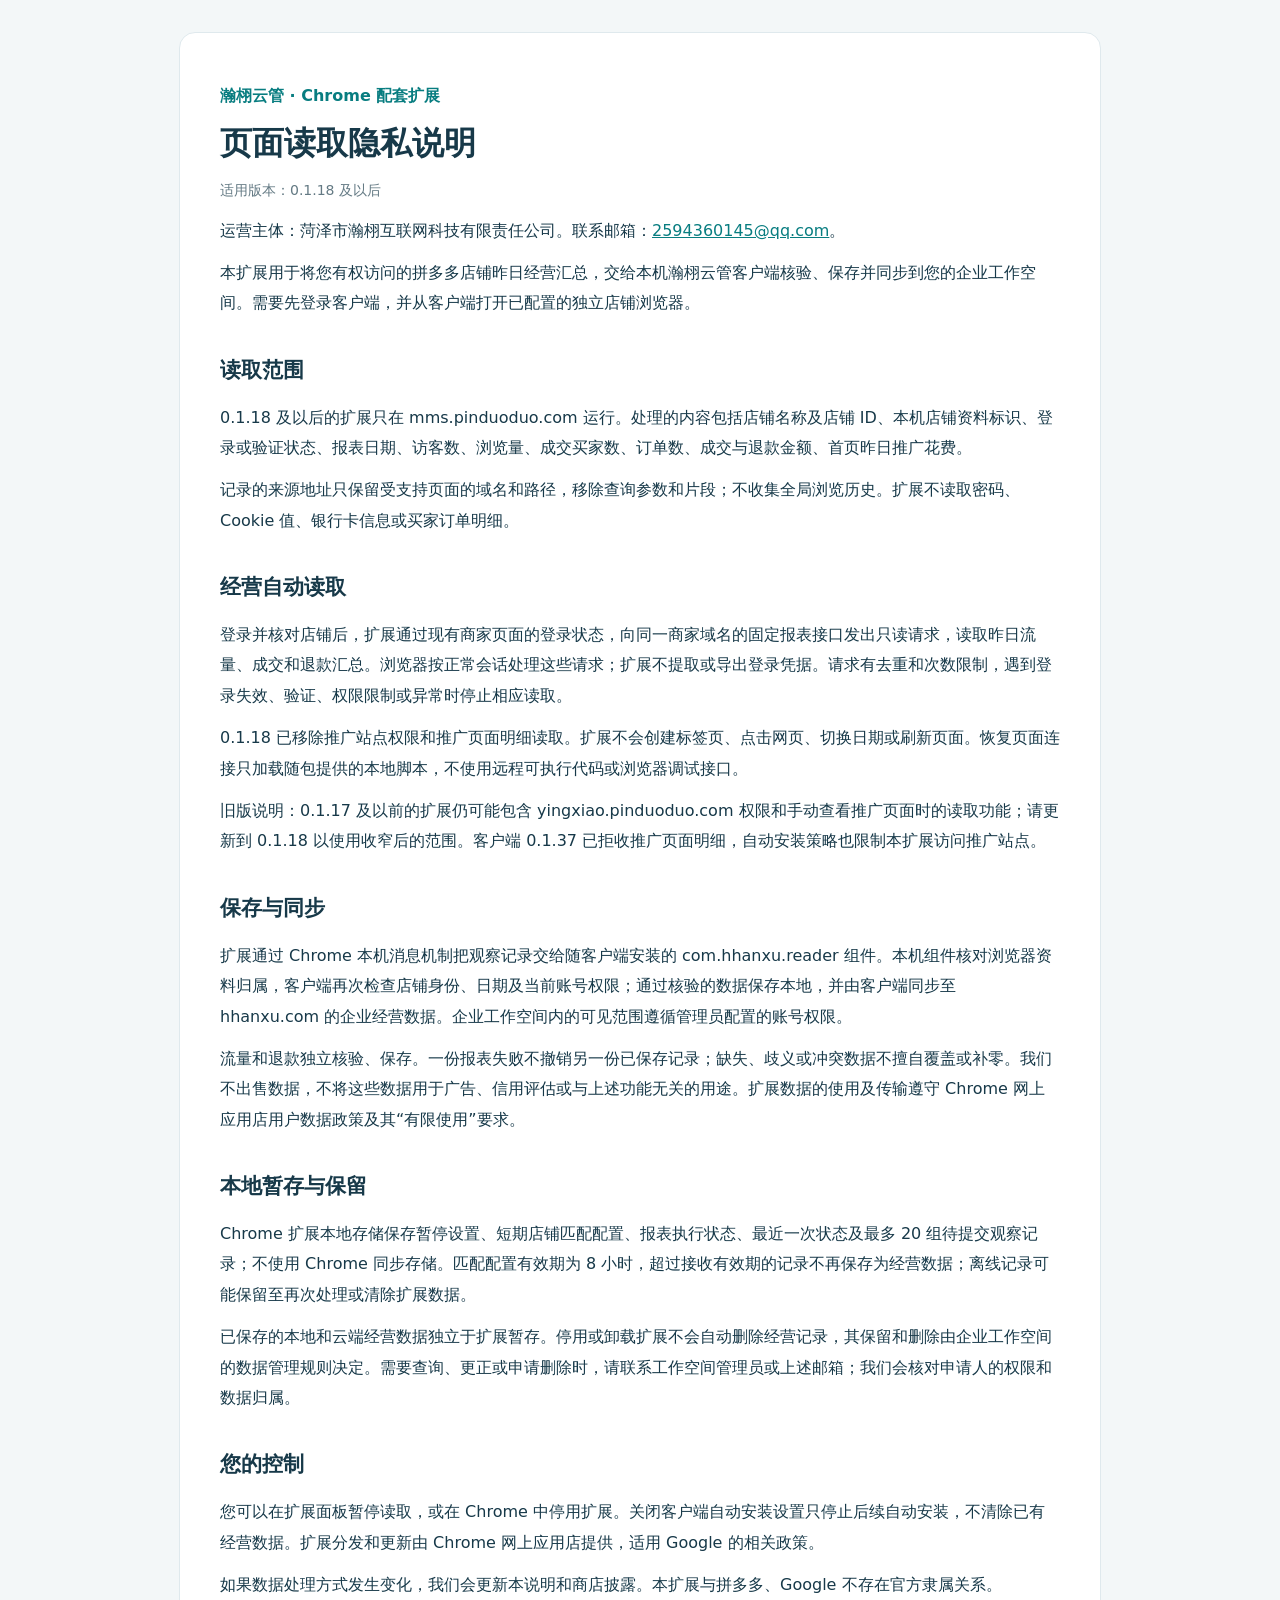
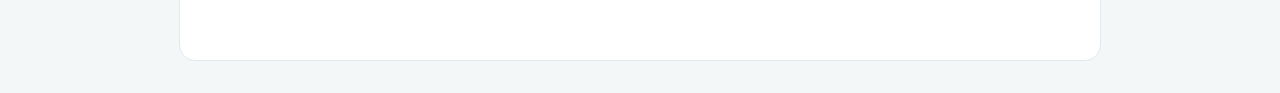
<file: index.html>
<!doctype html>
<html lang="zh-CN"><head><meta charset="utf-8"><meta name="viewport" content="width=device-width,initial-scale=1"><title>瀚栩页面读取 · 隐私说明</title><link rel="stylesheet" href="reader-privacy.css"></head>
<body><main><p class="brand">瀚栩云管 · Chrome 配套扩展</p><h1>页面读取隐私说明</h1><p class="updated">适用版本：0.1.18 及以后</p>
<p>运营主体：菏泽市瀚栩互联网科技有限责任公司。联系邮箱：<a href="mailto:2594360145@qq.com">2594360145@qq.com</a>。</p>
<p>本扩展用于将您有权访问的拼多多店铺昨日经营汇总，交给本机瀚栩云管客户端核验、保存并同步到您的企业工作空间。需要先登录客户端，并从客户端打开已配置的独立店铺浏览器。</p>
<h2>读取范围</h2><p>0.1.18 及以后的扩展只在 mms.pinduoduo.com 运行。处理的内容包括店铺名称及店铺 ID、本机店铺资料标识、登录或验证状态、报表日期、访客数、浏览量、成交买家数、订单数、成交与退款金额、首页昨日推广花费。</p>
<p>记录的来源地址只保留受支持页面的域名和路径，移除查询参数和片段；不收集全局浏览历史。扩展不读取密码、Cookie 值、银行卡信息或买家订单明细。</p>
<h2>经营自动读取</h2><p>登录并核对店铺后，扩展通过现有商家页面的登录状态，向同一商家域名的固定报表接口发出只读请求，读取昨日流量、成交和退款汇总。浏览器按正常会话处理这些请求；扩展不提取或导出登录凭据。请求有去重和次数限制，遇到登录失效、验证、权限限制或异常时停止相应读取。</p>
<p>0.1.18 已移除推广站点权限和推广页面明细读取。扩展不会创建标签页、点击网页、切换日期或刷新页面。恢复页面连接只加载随包提供的本地脚本，不使用远程可执行代码或浏览器调试接口。</p>
<p>旧版说明：0.1.17 及以前的扩展仍可能包含 yingxiao.pinduoduo.com 权限和手动查看推广页面时的读取功能；请更新到 0.1.18 以使用收窄后的范围。客户端 0.1.37 已拒收推广页面明细，自动安装策略也限制本扩展访问推广站点。</p>
<h2>保存与同步</h2><p>扩展通过 Chrome 本机消息机制把观察记录交给随客户端安装的 com.hhanxu.reader 组件。本机组件核对浏览器资料归属，客户端再次检查店铺身份、日期及当前账号权限；通过核验的数据保存本地，并由客户端同步至 hhanxu.com 的企业经营数据。企业工作空间内的可见范围遵循管理员配置的账号权限。</p>
<p>流量和退款独立核验、保存。一份报表失败不撤销另一份已保存记录；缺失、歧义或冲突数据不擅自覆盖或补零。我们不出售数据，不将这些数据用于广告、信用评估或与上述功能无关的用途。扩展数据的使用及传输遵守 Chrome 网上应用店用户数据政策及其“有限使用”要求。</p>
<h2>本地暂存与保留</h2><p>Chrome 扩展本地存储保存暂停设置、短期店铺匹配配置、报表执行状态、最近一次状态及最多 20 组待提交观察记录；不使用 Chrome 同步存储。匹配配置有效期为 8 小时，超过接收有效期的记录不再保存为经营数据；离线记录可能保留至再次处理或清除扩展数据。</p>
<p>已保存的本地和云端经营数据独立于扩展暂存。停用或卸载扩展不会自动删除经营记录，其保留和删除由企业工作空间的数据管理规则决定。需要查询、更正或申请删除时，请联系工作空间管理员或上述邮箱；我们会核对申请人的权限和数据归属。</p>
<h2>您的控制</h2><p>您可以在扩展面板暂停读取，或在 Chrome 中停用扩展。关闭客户端自动安装设置只停止后续自动安装，不清除已有经营数据。扩展分发和更新由 Chrome 网上应用店提供，适用 Google 的相关政策。</p>
<p>如果数据处理方式发生变化，我们会更新本说明和商店披露。本扩展与拼多多、Google 不存在官方隶属关系。</p>
</main></body></html>
</file>
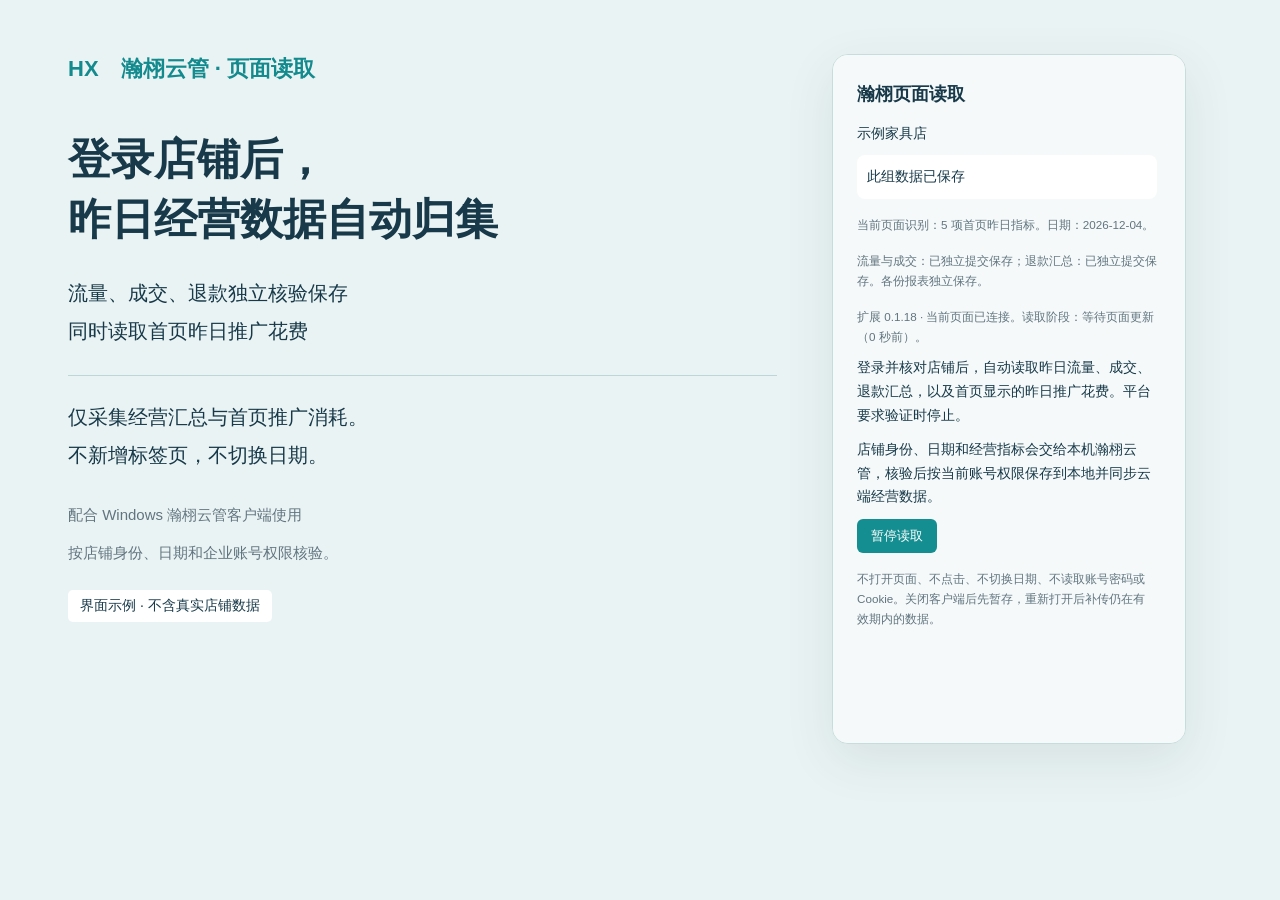
<file: listing-demo.html>
<!doctype html><html lang="zh-CN"><meta charset="utf-8"><title>瀚栩页面读取 · 功能示例</title><style>*{box-sizing:border-box}body{margin:0;width:1280px;height:800px;overflow:hidden;background:#eaf3f3;color:#173949;font-family:'Microsoft YaHei',sans-serif}main{display:grid;grid-template-columns:1fr 380px;gap:55px;padding:54px 68px;height:100%}.brand{font-size:22px;font-weight:bold;color:#138b8e}h1{font-size:43px;line-height:1.4;margin:45px 0 25px}p{font-size:20px;line-height:1.9}small{font-size:15px;color:#617580}.feature{margin-top:25px;border-top:1px solid #bdd7d9;padding-top:22px}iframe{width:354px;height:690px;border:1px solid #c7dcdc;border-radius:16px;box-shadow:0 16px 50px #153b4a18;background:#f5f9f9}.tag{display:inline-block;background:white;padding:7px 12px;border-radius:5px;font-size:14px}</style><main><section><div class="brand">HX　瀚栩云管 · 页面读取</div><h1>登录店铺后，<br>昨日经营数据自动归集</h1><p>流量、成交、退款独立核验保存<br>同时读取首页昨日推广花费</p><p class="feature">仅采集经营汇总与首页推广消耗。<br>不新增标签页，不切换日期。</p><p><small>配合 Windows 瀚栩云管客户端使用<br>按店铺身份、日期和企业账号权限核验。</small></p><span class="tag">界面示例 · 不含真实店铺数据</span></section><iframe title="扩展面板示例" src="listing-popup.html"></iframe></main></html>
</file>
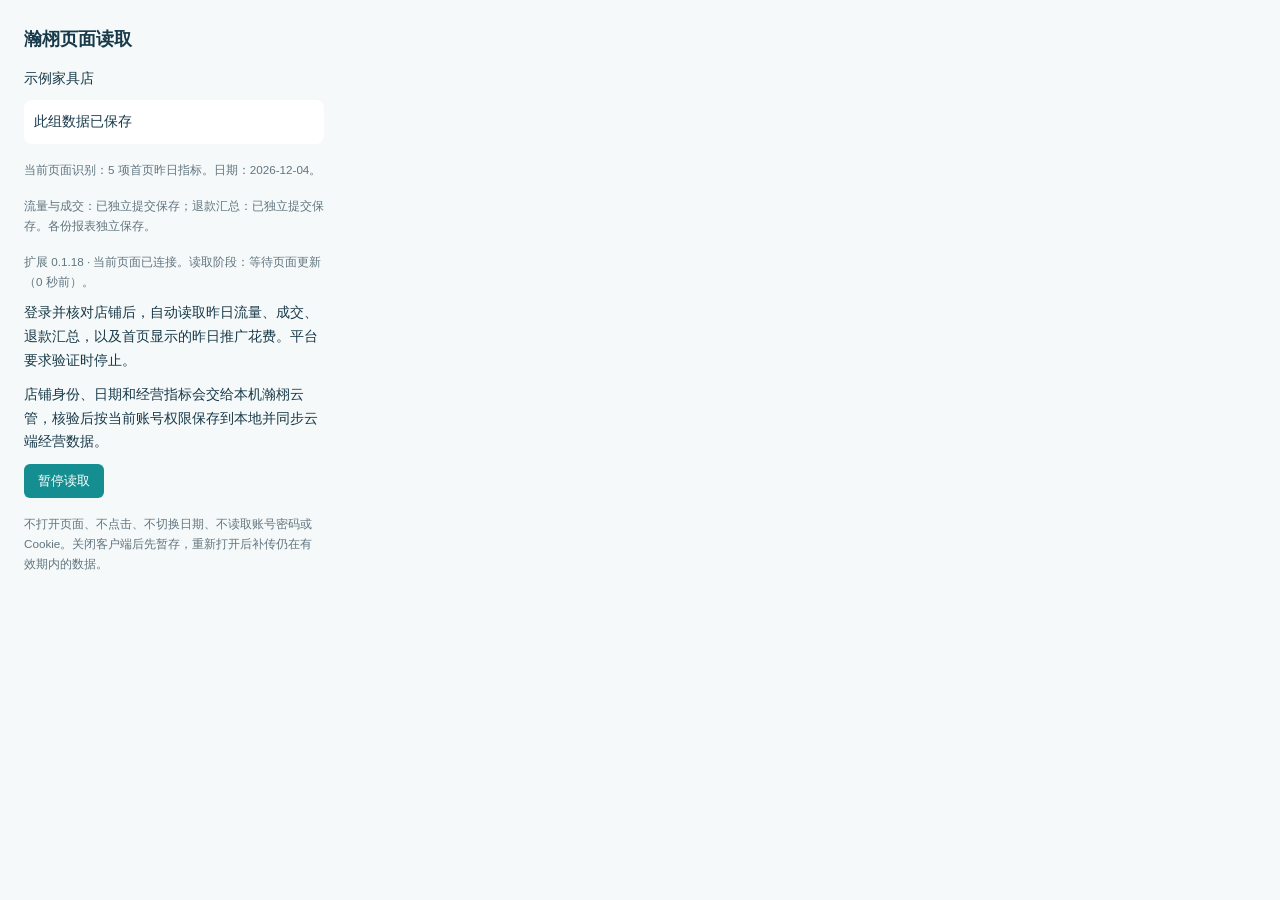
<file: listing-popup.html>
<!doctype html>
<html lang="zh-CN"><head><meta charset="utf-8"><link rel="stylesheet" href="listing-popup.css"><title>瀚栩页面读取</title></head>
<body><h1>瀚栩页面读取</h1><p id="store">正在核对本机店铺…</p><p id="status" role="status">只读取商家经营数据。</p>
<small id="diagnostics"></small>
<small id="business-api" role="status"></small>
<small id="connection" role="status">正在检查当前页面连接…</small>
<button id="connect" hidden>连接当前页面</button>
<p>登录并核对店铺后，自动读取昨日流量、成交、退款汇总，以及首页显示的昨日推广花费。平台要求验证时停止。</p>
<p>店铺身份、日期和经营指标会交给本机瀚栩云管，核验后按当前账号权限保存到本地并同步云端经营数据。</p>
<button id="toggle" disabled>暂停读取</button>
<small>不打开页面、不点击、不切换日期、不读取账号密码或 Cookie。关闭客户端后先暂存，重新打开后补传仍在有效期内的数据。</small>
<script src="listing-mock.js"></script><script src="listing-popup.js"></script></body></html>
</file>
<file: reader-privacy.css>
:root{color-scheme:light;font-family:system-ui,-apple-system,"Microsoft YaHei",sans-serif;color:#173949;background:#f3f7f8}body{margin:0}main{max-width:840px;margin:32px auto;padding:36px 40px 48px;background:white;border:1px solid #dfe9ed;border-radius:16px;line-height:1.9}h1{font-size:32px;line-height:1.3;margin:12px 0}h2{font-size:21px;margin:32px 0 10px}p{margin:12px 0}.brand{color:#087d80;font-weight:600}.updated{color:#647a84;font-size:14px}a{color:#087d80;overflow-wrap:anywhere}a:focus-visible{outline:3px solid #087d80;outline-offset:4px}@media(max-width:600px){main{margin:0;border:0;border-radius:0;padding:24px 20px}h1{font-size:27px}}
</file>
<file: listing-popup.css>
body{width:300px;padding:16px;font:14px/1.7 "Microsoft YaHei",sans-serif;color:#173949;background:#f5f9f9}h1{font-size:18px;margin:0 0 12px}p{margin:10px 0}small{display:block;color:#617580;margin-top:16px}button{padding:8px 14px;border:0;border-radius:6px;background:#148e90;color:white;cursor:pointer}#status{padding:10px;background:white;border-radius:8px}
</file>
